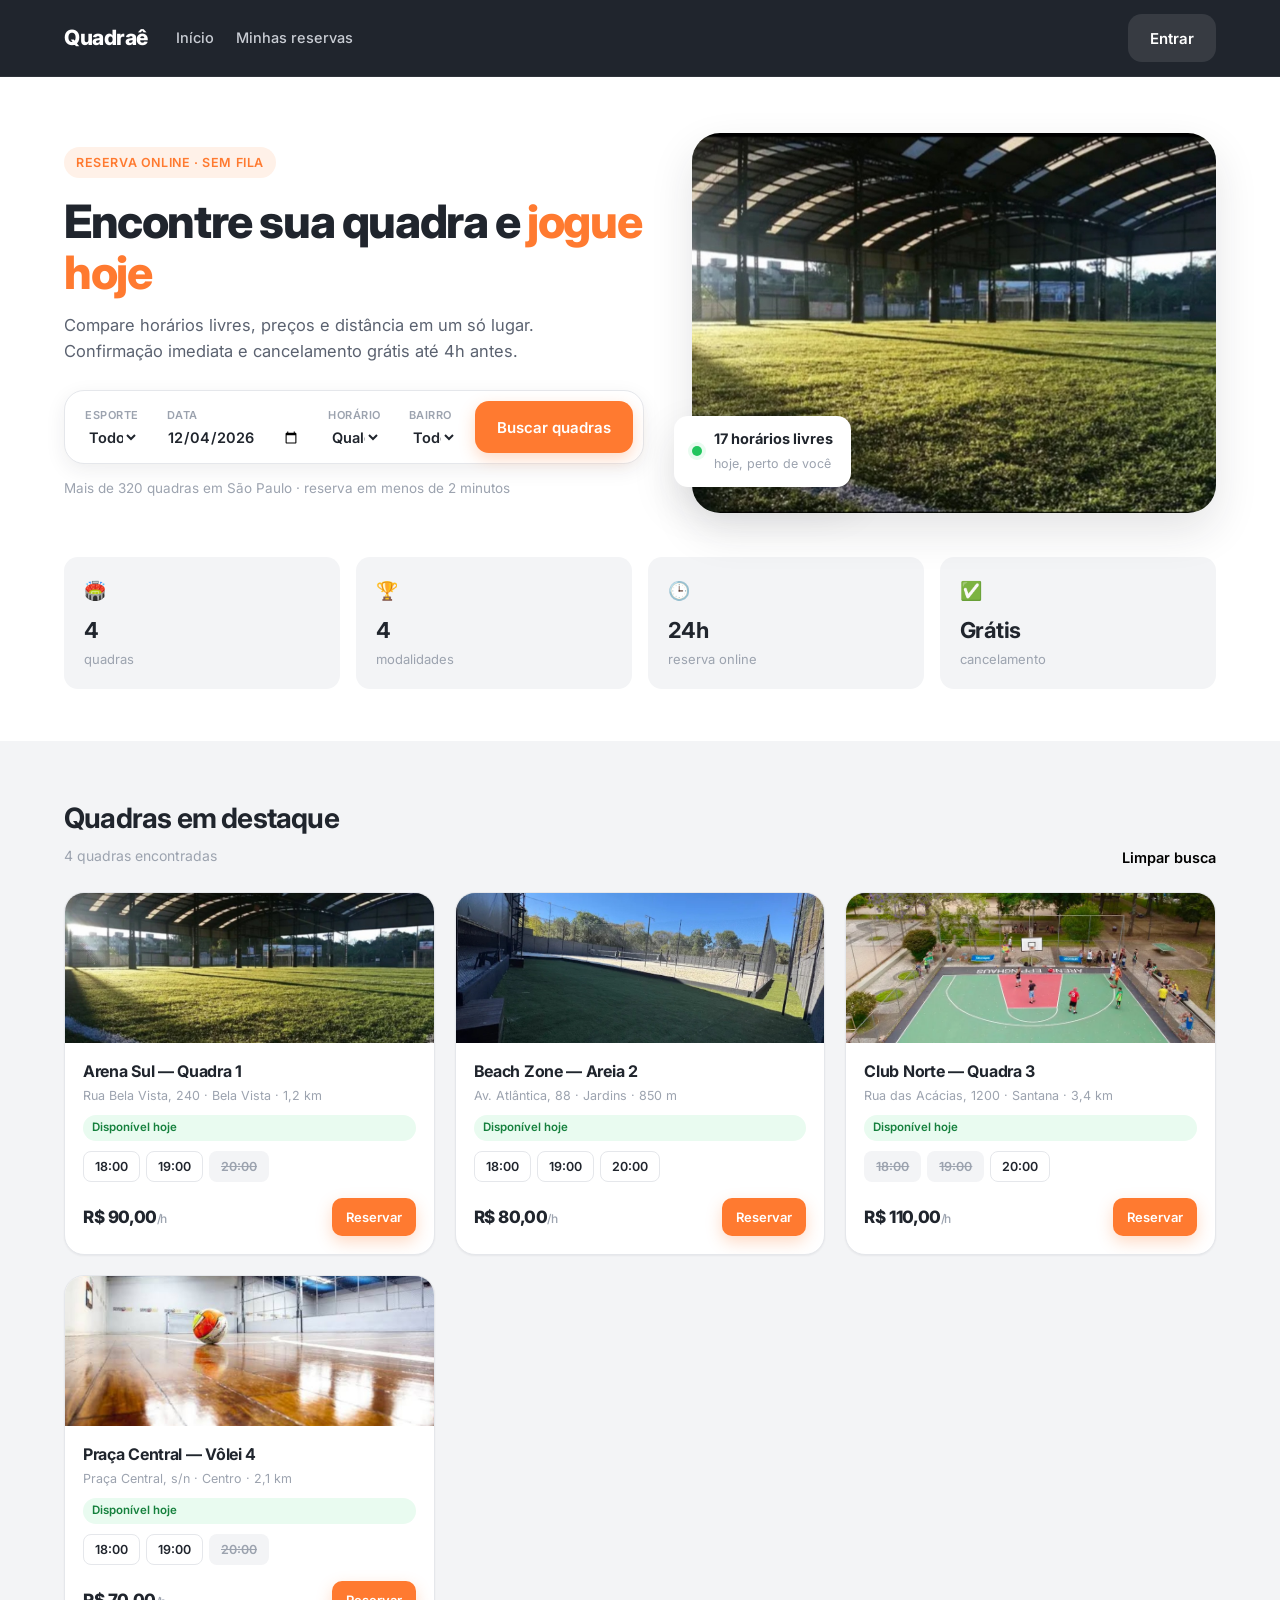
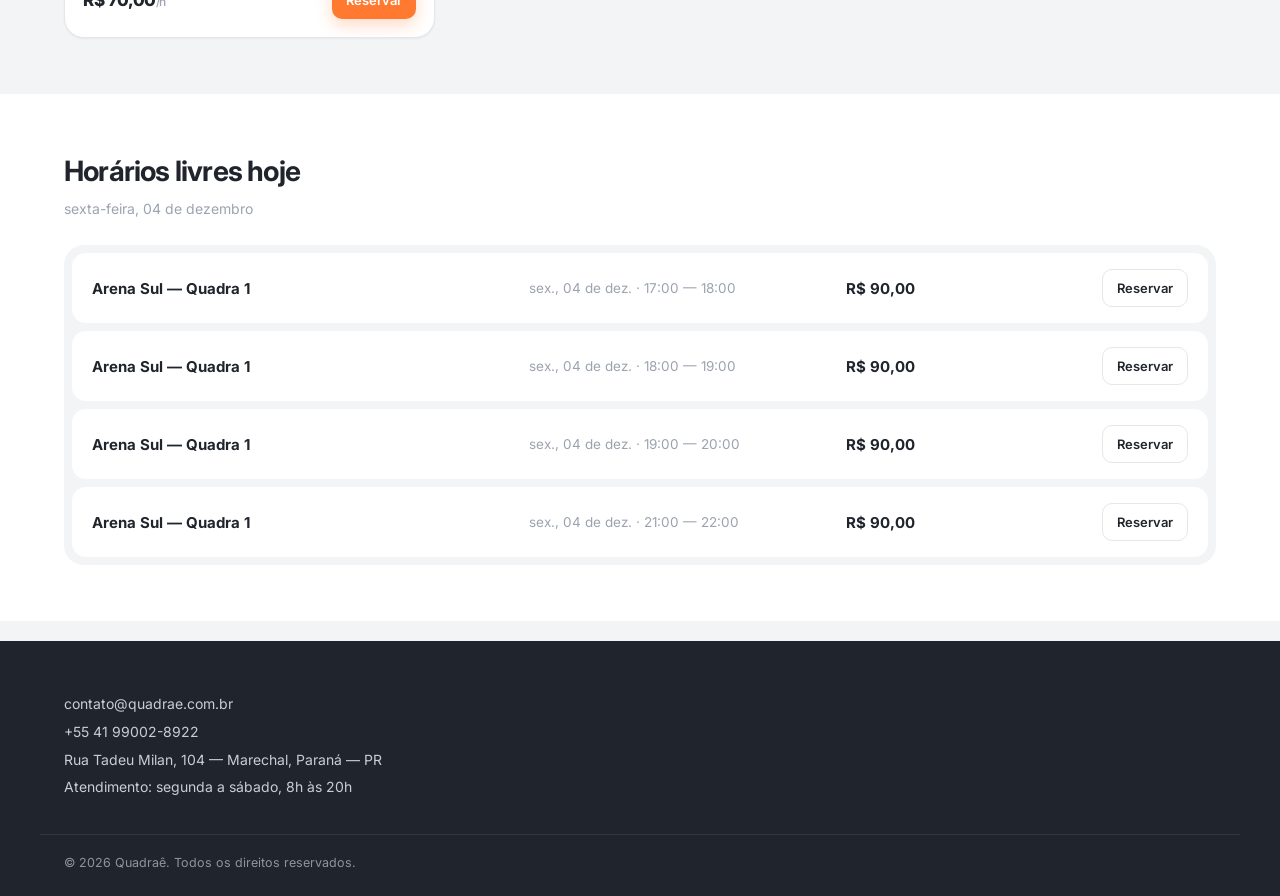
<file: index.html>
<!DOCTYPE html>
<html lang="pt-BR">
<head>
<meta charset="UTF-8">
<meta name="viewport" content="width=device-width, initial-scale=1">
<title>Quadraê — Encontre sua quadra e jogue hoje</title>
<link rel="preconnect" href="https://fonts.googleapis.com">
<link rel="preconnect" href="https://fonts.gstatic.com" crossorigin>
<link href="https://fonts.googleapis.com/css2?family=Inter:wght@400;500;600;700;800&display=swap" rel="stylesheet">
<link rel="stylesheet" href="css/style.css">
</head>
<body data-page="home">

<header class="site-header">
  <div class="container header-inner">
    <a href="index.html" class="logo">
      <span class="logo-text">Quadraê</span>
    </a>
    <nav class="main-nav" id="mainNav">
      <a href="index.html">Início</a>
      <a href="reservas.html">Minhas reservas</a>
    </nav>
    <div class="header-actions" id="headerActions"></div>
  </div>
</header>

<main>
  <section class="hero">
    <div class="container hero-grid">
      <div class="hero-copy">
        <span class="eyebrow">Reserva online · sem fila</span>
        <h1>Encontre sua quadra e <em>jogue hoje</em></h1>
        <p class="hero-sub">Compare horários livres, preços e distância em um só lugar. Confirmação imediata e cancelamento grátis até 4h antes.</p>

        <form class="search-bar" id="searchForm" novalidate>
          <div class="field">
            <label for="f-esporte">Esporte</label>
            <select id="f-esporte">
              <option value="">Todos</option>
              <option>Futebol society</option>
              <option>Beach tennis</option>
              <option>Tênis</option>
              <option>Vôlei</option>
            </select>
          </div>
          <div class="field">
            <label for="f-data">Data</label>
            <input type="date" id="f-data">
          </div>
          <div class="field">
            <label for="f-hora">Horário</label>
            <select id="f-hora">
              <option value="">Qualquer</option>
              <option>17:00</option>
              <option>18:00</option>
              <option>19:00</option>
              <option>20:00</option>
              <option>21:00</option>
              <option>22:00</option>
            </select>
          </div>
          <div class="field">
            <label for="f-local">Bairro</label>
            <select id="f-local"></select>
          </div>
          <button class="btn btn-primary" type="submit">Buscar quadras</button>
        </form>

        <p class="hero-note">Mais de 320 quadras em São Paulo · reserva em menos de 2 minutos</p>
      </div>

      <div class="hero-media">
        <div class="photo photo-hero" role="img" aria-label="Quadra de gramado sintético iluminada ao anoitecer"></div>
        <div class="hero-badge">
          <span class="dot-live"></span>
          <div>
            <strong id="heroFreeCount">0 horários livres</strong>
            <small>hoje, perto de você</small>
          </div>
        </div>
      </div>
    </div>
  </section>

  <section class="stats">
    <div class="container stats-grid">
      <article class="stat-card"><span class="stat-icon">🏟️</span><strong id="statCourts">0</strong><span>quadras</span></article>
      <article class="stat-card"><span class="stat-icon">🏆</span><strong id="statSports">0</strong><span>modalidades</span></article>
      <article class="stat-card"><span class="stat-icon">🕒</span><strong>24h</strong><span>reserva online</span></article>
      <article class="stat-card"><span class="stat-icon">✅</span><strong>Grátis</strong><span>cancelamento</span></article>
    </div>
  </section>

  <section class="section" id="quadras">
    <div class="container">
      <div class="section-head">
        <div>
          <h2>Quadras em destaque</h2>
          <p class="section-sub" id="resultsLabel">Horários atualizados em tempo real</p>
        </div>
        <button class="link-arrow" id="btnLimparBusca" type="button">Limpar busca</button>
      </div>

      <div class="court-grid" id="courtGrid"></div>

      <div class="empty-state" id="emptyCourts" hidden>
        <p><strong>Nenhuma quadra encontrada.</strong></p>
        <p class="muted">Tente outro esporte, horário ou bairro.</p>
        <button class="btn btn-outline" id="btnResetEmpty" type="button">Limpar filtros</button>
      </div>
    </div>
  </section>

  <section class="section section-alt" id="agenda">
    <div class="container">
      <div class="section-head">
        <div>
          <h2>Horários livres hoje</h2>
          <p class="section-sub" id="todayLabel">Hoje</p>
        </div>
      </div>
      <div class="slots-card" id="slotsCard"></div>
    </div>
  </section>
</main>

<footer class="site-footer">
  <div class="container footer-contact">
    <p>contato@quadrae.com.br</p>
    <p>+55 41 99002-8922</p>
    <p>Rua Tadeu Milan, 104 — Marechal, Paraná — PR</p>
    <p>Atendimento: segunda a sábado, 8h às 20h</p>
  </div>
  <div class="container footer-bottom">
    <span>© 2026 Quadraê. Todos os direitos reservados.</span>
  </div>
</footer>

<div class="modal" id="modal-auth" aria-hidden="true">
  <div class="modal-card">
    <button class="modal-close" data-close aria-label="Fechar">×</button>
    <div class="auth-tabs">
      <button class="auth-tab is-active" data-auth-tab="login" type="button">Entrar</button>
      <button class="auth-tab" data-auth-tab="signup" type="button">Criar conta</button>
    </div>

    <form id="formLogin" class="auth-form">
      <label class="input-label" for="loginEmail">E-mail</label>
      <input type="email" class="input" id="loginEmail" placeholder="voce@email.com" required>
      <label class="input-label" for="loginSenha">Senha</label>
      <input type="password" class="input" id="loginSenha" placeholder="••••••••" required>
      <p class="form-error" id="loginError" hidden></p>
      <button class="btn btn-primary btn-block" type="submit">Entrar</button>
    </form>

    <form id="formSignup" class="auth-form" hidden>
      <label class="input-label" for="signupNome">Nome completo</label>
      <input type="text" class="input" id="signupNome" placeholder="Seu nome" required>
      <label class="input-label" for="signupEmail">E-mail</label>
      <input type="email" class="input" id="signupEmail" placeholder="voce@email.com" required>
      <label class="input-label" for="signupTelefone">Telefone / WhatsApp</label>
      <input type="tel" class="input" id="signupTelefone" placeholder="(11) 90000-0000" required>
      <label class="input-label" for="signupSenha">Senha (mín. 6 caracteres)</label>
      <input type="password" class="input" id="signupSenha" placeholder="••••••••" required>
      <p class="form-error" id="signupError" hidden></p>
      <button class="btn btn-primary btn-block" type="submit">Criar conta</button>
    </form>
  </div>
</div>

<div class="toast" id="toast"></div>

<script src="jss/script.js"></script>
</body>
</html>
</file>
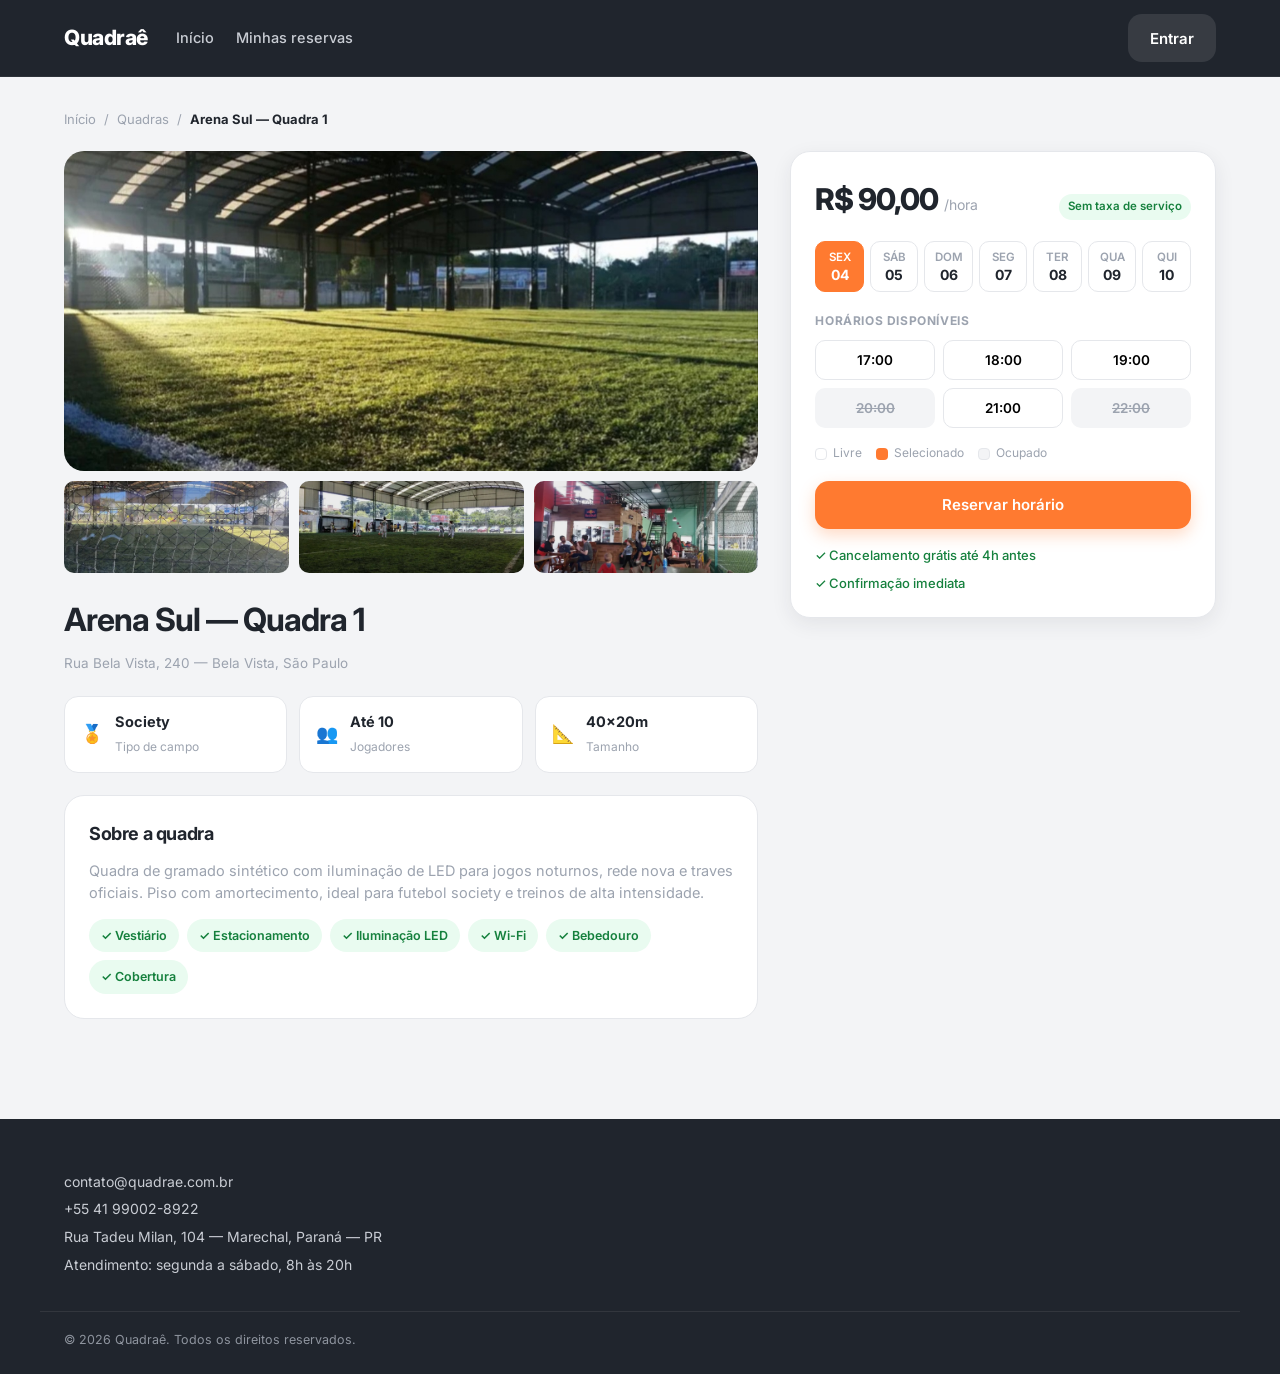
<file: index1.html>
<!DOCTYPE html>
<html lang="pt-BR">
<head>
<meta charset="UTF-8">
<meta name="viewport" content="width=device-width, initial-scale=1">
<title>Quadraê — Detalhes da quadra</title>
<link rel="preconnect" href="https://fonts.googleapis.com">
<link rel="preconnect" href="https://fonts.gstatic.com" crossorigin>
<link href="https://fonts.googleapis.com/css2?family=Inter:wght@400;500;600;700;800&display=swap" rel="stylesheet">
<link rel="stylesheet" href="css/style.css">
</head>
<body data-page="detalhe">

<header class="site-header">
  <div class="container header-inner">
    <a href="index.html" class="logo">
      <span class="logo-text">Quadraê</span>
    </a>
    <nav class="main-nav" id="mainNav">
      <a href="index.html">Início</a>
      <a href="reservas.html">Minhas reservas</a>
    </nav>
    <div class="header-actions" id="headerActions"></div>
  </div>
</header>

<main class="screen">
  <div class="container">
    <nav class="breadcrumb">
      <a href="index.html">Início</a><span>/</span>
      <a href="index.html#quadras">Quadras</a><span>/</span>
      <strong id="crumbName">Quadra</strong>
    </nav>

    <div class="detail-grid">
      <div class="detail-main">
        <div class="gallery">
          <div class="photo photo-main" role="img" aria-label="Vista principal da quadra"></div>
          <div class="gallery-thumbs">
            <div class="photo photo-thumb" role="img" aria-label="Vista lateral da quadra"></div>
            <div class="photo photo-thumb" role="img" aria-label="Vestiário"></div>
            <div class="photo photo-thumb" role="img" aria-label="Área externa"></div>
          </div>
        </div>

        <h1 class="detail-title" id="courtTitle">Carregando…</h1>
        <div class="detail-meta">
          <span class="muted" id="courtAddress">—</span>
        </div>

        <div class="info-row" id="infoRow"></div>

        <article class="card">
          <h2 class="card-title">Sobre a quadra</h2>
          <p class="muted" id="courtAbout">—</p>
          <div class="chips" id="courtChips"></div>
        </article>
      </div>

      <aside class="booking-card">
        <div class="price-block">
          <span class="price" id="courtPrice">R$ 0,00</span>
          <span class="price-unit">/hora</span>
          <span class="badge badge-ok">Sem taxa de serviço</span>
        </div>

        <div class="day-strip" id="dayStrip"></div>

        <p class="label-sm">Horários disponíveis</p>
        <div class="time-grid" id="timeGrid"></div>

        <div class="legend">
          <span><i class="sw sw-free"></i> Livre</span>
          <span><i class="sw sw-sel"></i> Selecionado</span>
          <span><i class="sw sw-busy"></i> Ocupado</span>
        </div>

        <button class="btn btn-primary btn-block" id="btnReservar" type="button">Reservar horário</button>

        <ul class="trust-list">
          <li>✓ Cancelamento grátis até 4h antes</li>
          <li>✓ Confirmação imediata</li>
        </ul>
      </aside>
    </div>
  </div>
</main>

<footer class="site-footer">
  <div class="container footer-contact">
    <p>contato@quadrae.com.br</p>
    <p>+55 41 99002-8922</p>
    <p>Rua Tadeu Milan, 104 — Marechal, Paraná — PR</p>
    <p>Atendimento: segunda a sábado, 8h às 20h</p>
  </div>
  <div class="container footer-bottom">
    <span>© 2026 Quadraê. Todos os direitos reservados.</span>
  </div>
</footer>

<div class="modal" id="modal-auth" aria-hidden="true">
  <div class="modal-card">
    <button class="modal-close" data-close aria-label="Fechar">×</button>
    <div class="auth-tabs">
      <button class="auth-tab is-active" data-auth-tab="login" type="button">Entrar</button>
      <button class="auth-tab" data-auth-tab="signup" type="button">Criar conta</button>
    </div>
    <form id="formLogin" class="auth-form">
      <label class="input-label" for="loginEmail">E-mail</label>
      <input type="email" class="input" id="loginEmail" placeholder="voce@email.com" required>
      <label class="input-label" for="loginSenha">Senha</label>
      <input type="password" class="input" id="loginSenha" placeholder="••••••••" required>
      <p class="form-error" id="loginError" hidden></p>
      <button class="btn btn-primary btn-block" type="submit">Entrar</button>
    </form>
    <form id="formSignup" class="auth-form" hidden>
      <label class="input-label" for="signupNome">Nome completo</label>
      <input type="text" class="input" id="signupNome" placeholder="Seu nome" required>
      <label class="input-label" for="signupEmail">E-mail</label>
      <input type="email" class="input" id="signupEmail" placeholder="voce@email.com" required>
      <label class="input-label" for="signupTelefone">Telefone / WhatsApp</label>
      <input type="tel" class="input" id="signupTelefone" placeholder="(11) 90000-0000" required>
      <label class="input-label" for="signupSenha">Senha (mín. 6 caracteres)</label>
      <input type="password" class="input" id="signupSenha" placeholder="••••••••" required>
      <p class="form-error" id="signupError" hidden></p>
      <button class="btn btn-primary btn-block" type="submit">Criar conta</button>
    </form>
  </div>
</div>

<div class="toast" id="toast"></div>

<script src="jss/script.js"></script>
</body>
</html>
</file>
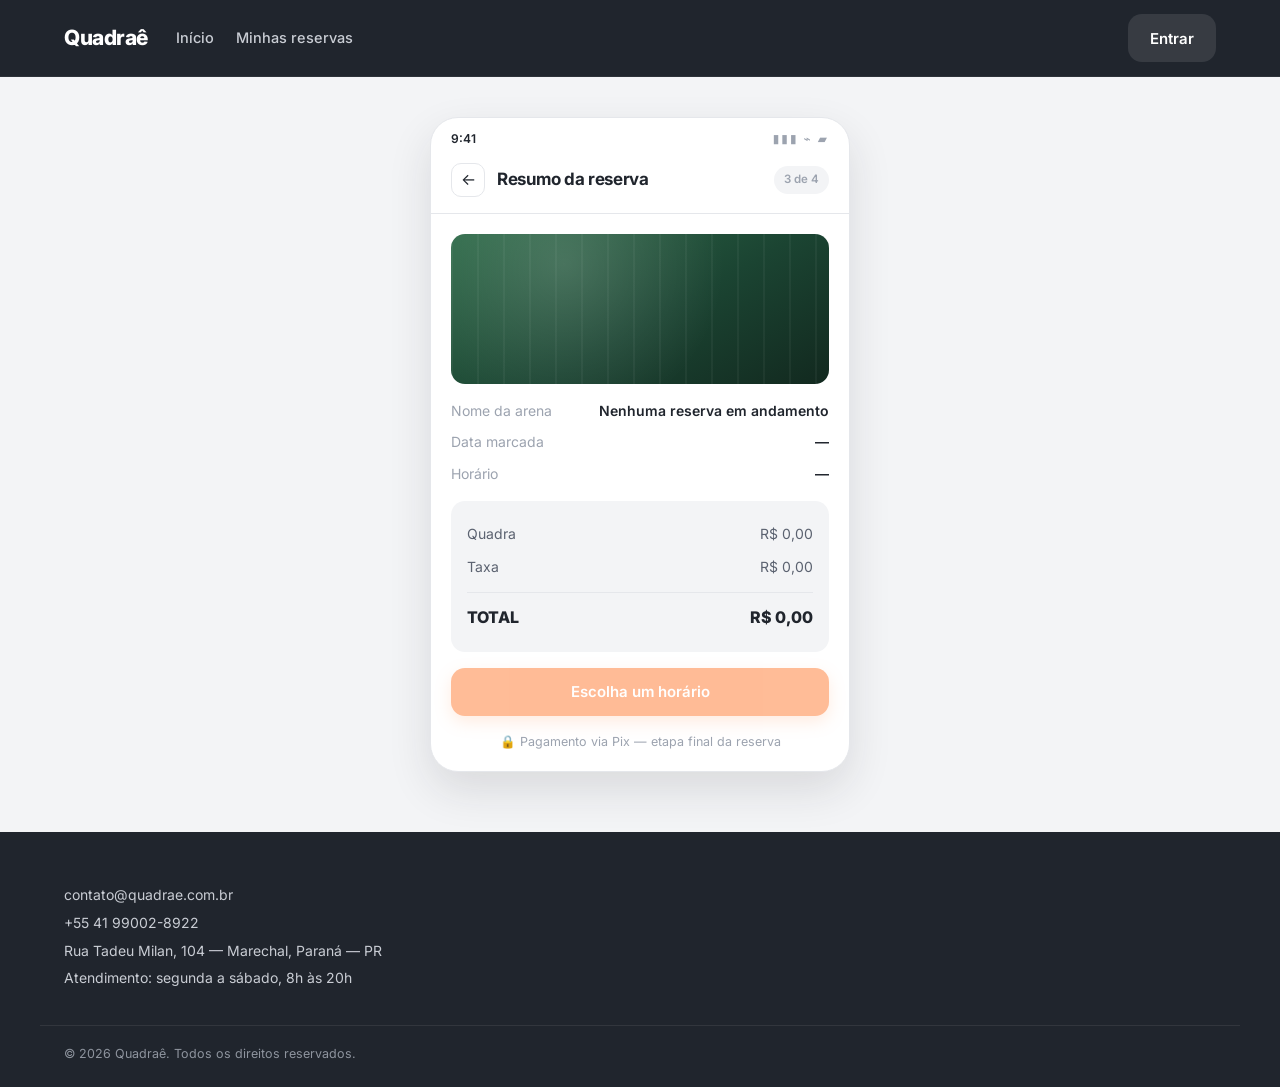
<file: index2.html>
<!DOCTYPE html>
<html lang="pt-BR">
<head>
<meta charset="UTF-8">
<meta name="viewport" content="width=device-width, initial-scale=1">
<title>Quadraê — Resumo da reserva</title>
<link rel="preconnect" href="https://fonts.googleapis.com">
<link rel="preconnect" href="https://fonts.gstatic.com" crossorigin>
<link href="https://fonts.googleapis.com/css2?family=Inter:wght@400;500;600;700;800&display=swap" rel="stylesheet">
<link rel="stylesheet" href="css/style.css">
</head>
<body data-page="resumo">

<header class="site-header">
  <div class="container header-inner">
    <a href="index.html" class="logo">
      <span class="logo-text">Quadraê</span>
    </a>
    <nav class="main-nav" id="mainNav">
      <a href="index.html">Início</a>
      <a href="reservas.html">Minhas reservas</a>
    </nav>
    <div class="header-actions" id="headerActions"></div>
  </div>
</header>

<main class="screen-mobile">
  <div class="phone">
    <div class="phone-status">
      <span>9:41</span>
      <span class="phone-status-icons">▮▮▮ ⌁ ▰</span>
    </div>

    <div class="phone-header">
      <a href="index1.html" class="icon-btn" aria-label="Voltar">←</a>
      <h1>Resumo da reserva</h1>
      <span class="step-pill">3 de 4</span>
    </div>

    <div class="phone-body">
      <div class="photo photo-resumo" role="img" aria-label="Foto da arena"></div>

      <div class="resumo-info">
        <div class="resumo-row">
          <span class="muted">Nome da arena</span>
          <strong id="resumoArena">—</strong>
        </div>
        <div class="resumo-row">
          <span class="muted">Data marcada</span>
          <strong id="resumoData">—</strong>
        </div>
        <div class="resumo-row">
          <span class="muted">Horário</span>
          <strong id="resumoHora">—</strong>
        </div>
      </div>

      <div class="price-table">
        <div class="price-row">
          <span>Quadra</span>
          <span id="resumoPreco">R$ 0,00</span>
        </div>
        <div class="price-row">
          <span>Taxa</span>
          <span>R$ 0,00</span>
        </div>
        <div class="price-row price-total">
          <span>TOTAL</span>
          <span id="resumoTotal">R$ 0,00</span>
        </div>
      </div>

        <button class="btn btn-primary btn-block" id="btnConfirmar" type="button">
            Ir para pagamento
        </button>
        <p class="secure-note">🔒 Pagamento via Pix — etapa final da reserva</p>
    </div>
  </div>
</main>

<footer class="site-footer">
  <div class="container footer-contact">
    <p>contato@quadrae.com.br</p>
    <p>+55 41 99002-8922</p>
    <p>Rua Tadeu Milan, 104 — Marechal, Paraná — PR</p>
    <p>Atendimento: segunda a sábado, 8h às 20h</p>
  </div>
  <div class="container footer-bottom">
    <span>© 2026 Quadraê. Todos os direitos reservados.</span>
  </div>
</footer>

<div class="modal" id="modal-auth" aria-hidden="true">
  <div class="modal-card">
    <button class="modal-close" data-close aria-label="Fechar">×</button>
    <div class="auth-tabs">
      <button class="auth-tab is-active" data-auth-tab="login" type="button">Entrar</button>
      <button class="auth-tab" data-auth-tab="signup" type="button">Criar conta</button>
    </div>
    <form id="formLogin" class="auth-form">
      <label class="input-label" for="loginEmail">E-mail</label>
      <input type="email" class="input" id="loginEmail" placeholder="voce@email.com" required>
      <label class="input-label" for="loginSenha">Senha</label>
      <input type="password" class="input" id="loginSenha" placeholder="••••••••" required>
      <p class="form-error" id="loginError" hidden></p>
      <button class="btn btn-primary btn-block" type="submit">Entrar</button>
    </form>
    <form id="formSignup" class="auth-form" hidden>
      <label class="input-label" for="signupNome">Nome completo</label>
      <input type="text" class="input" id="signupNome" placeholder="Seu nome" required>
      <label class="input-label" for="signupEmail">E-mail</label>
      <input type="email" class="input" id="signupEmail" placeholder="voce@email.com" required>
      <label class="input-label" for="signupTelefone">Telefone / WhatsApp</label>
      <input type="tel" class="input" id="signupTelefone" placeholder="(11) 90000-0000" required>
      <label class="input-label" for="signupSenha">Senha (mín. 6 caracteres)</label>
      <input type="password" class="input" id="signupSenha" placeholder="••••••••" required>
      <p class="form-error" id="signupError" hidden></p>
      <button class="btn btn-primary btn-block" type="submit">Criar conta</button>
    </form>
  </div>
</div>

<div class="toast" id="toast"></div>

<script src="jss/script.js"></script>
</body>
</html>
</file>
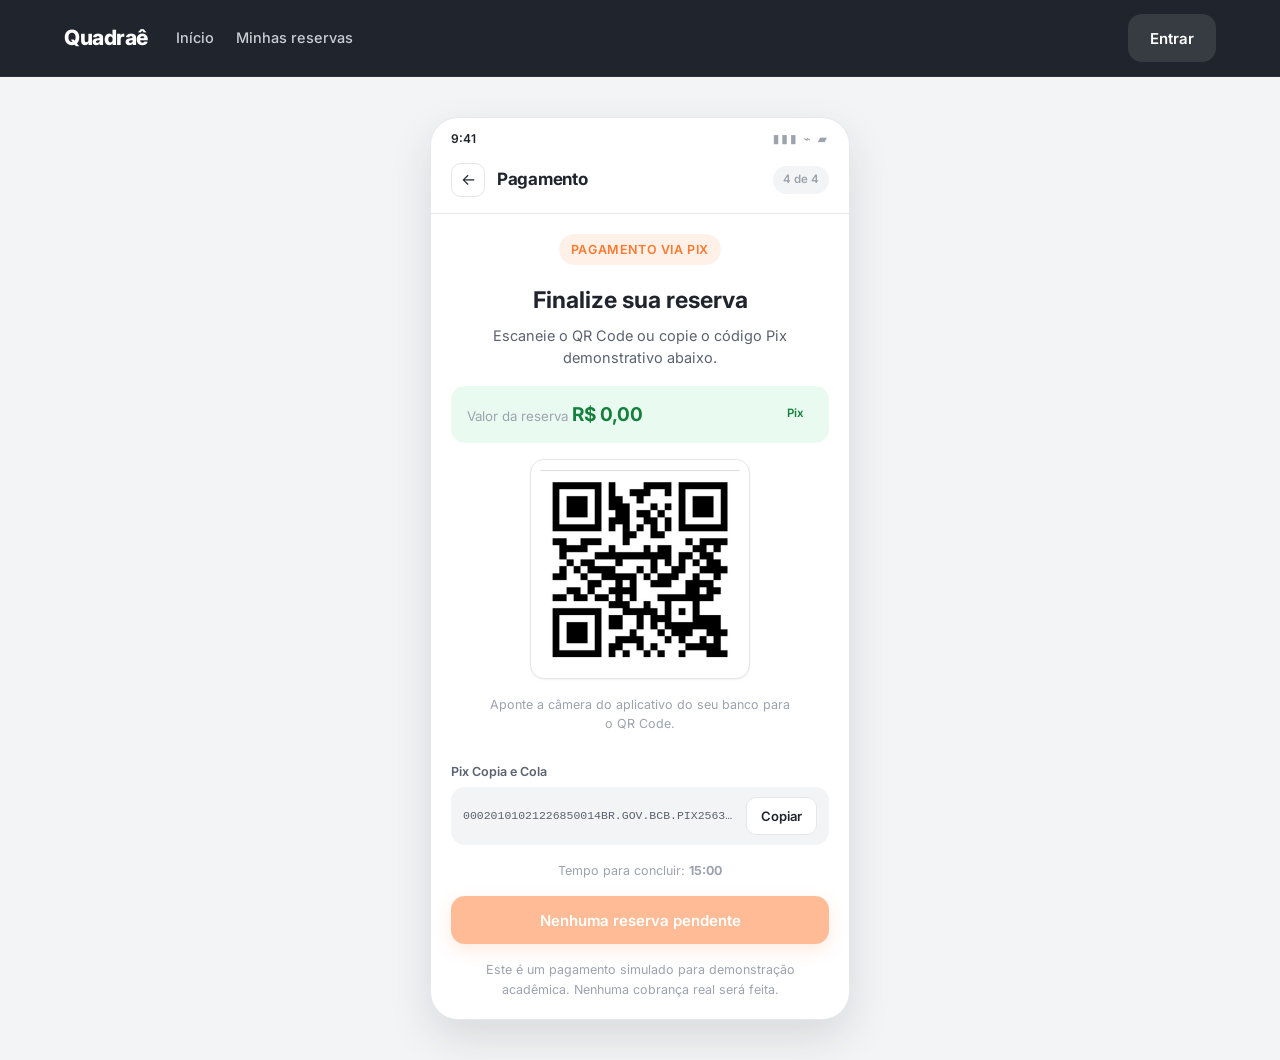
<file: index3_pagamento.html>
<!DOCTYPE html>
<html lang="pt-BR">
<head>
    <meta charset="UTF-8">
    <meta name="viewport" content="width=device-width, initial-scale=1">
    <title>Quadraê — Pagamento via Pix</title>
    <link rel="preconnect" href="https://fonts.googleapis.com">
    <link rel="preconnect" href="https://fonts.gstatic.com" crossorigin>
    <link href="https://fonts.googleapis.com/css2?family=Inter:wght@400;500;600;700;800&display=swap" rel="stylesheet">
    <link rel="stylesheet" href="css/style.css">
</head>
<body data-page="pagamento">

<header class="site-header">
    <div class="container header-inner">
        <a href="index.html" class="logo"><span class="logo-text">Quadraê</span></a>
        <nav class="main-nav" id="mainNav">
            <a href="index.html">Início</a>
            <a href="reservas.html">Minhas reservas</a>
        </nav>
        <div class="header-actions" id="headerActions"></div>
    </div>
</header>

<main class="screen-mobile">
    <section class="phone">
        <div class="phone-status">
            <span>9:41</span>
            <span class="phone-status-icons">▮▮▮ ⌁ ▰</span>
        </div>

        <div class="phone-header">
            <a href="index2.html" class="icon-btn" aria-label="Voltar">←</a>
            <h1>Pagamento</h1>
            <span class="step-pill">4 de 4</span>
        </div>

        <div class="phone-body phone-body-center">
            <div>
                <span class="eyebrow">Pagamento via Pix</span>
                <h2 style="font-size: 23px; margin-bottom: 6px;">Finalize sua reserva</h2>
                <p class="pix-instruction">Escaneie o QR Code ou copie o código Pix demonstrativo abaixo.</p>
            </div>

            <div class="pix-summary">
                <span>
                    <small class="muted">Valor da reserva</small>
                    <strong id="pixValor">R$ 0,00</strong>
                </span>
                <span class="badge badge-ok">Pix</span>
            </div>

            <div class="qr-box">
                <img src="img/qrcode.png" alt="QR Code demonstrativo para pagamento Pix" class="qr-img">
            </div>

            <p class="pix-hint">Aponte a câmera do aplicativo do seu banco para o QR Code.</p>

            <div style="width:100%; text-align:left;">
                <label class="input-label" for="pixCode">Pix Copia e Cola</label>
                <div class="pix-code">
                    <code id="pixCode">00020101021226850014BR.GOV.BCB.PIX2563pagamento-ficticio.quadrae.com/pix/RESERVA1235204000053039865802BR5920QUADRAE DEMONSTRACAO6009SAO PAULO62070503***6304ABCD</code>
                    <button class="btn btn-outline btn-sm" id="btnCopiar" type="button">Copiar</button>
                </div>
            </div>

            <p class="pix-hint">Tempo para concluir: <strong id="pixTimer">15:00</strong></p>

            <button class="btn btn-primary btn-block" id="btnSimularPix" type="button">Já realizei o pagamento</button>
            <p class="secure-note">Este é um pagamento simulado para demonstração acadêmica. Nenhuma cobrança real será feita.</p>
        </div>
    </section>
</main>

<div class="modal" id="modal-auth" aria-hidden="true">
    <div class="modal-card">
        <button class="modal-close" data-close aria-label="Fechar">×</button>
        <div class="auth-tabs">
            <button class="auth-tab is-active" data-auth-tab="login" type="button">Entrar</button>
            <button class="auth-tab" data-auth-tab="signup" type="button">Criar conta</button>
        </div>
        <form id="formLogin" class="auth-form">
            <label class="input-label" for="loginEmail">E-mail</label>
            <input type="email" class="input" id="loginEmail" placeholder="voce@email.com" required>
            <label class="input-label" for="loginSenha">Senha</label>
            <input type="password" class="input" id="loginSenha" placeholder="••••••••" required>
            <p class="form-error" id="loginError" hidden></p>
            <button class="btn btn-primary btn-block" type="submit">Entrar</button>
        </form>
        <form id="formSignup" class="auth-form" hidden>
            <label class="input-label" for="signupNome">Nome completo</label>
            <input type="text" class="input" id="signupNome" placeholder="Seu nome" required>
            <label class="input-label" for="signupEmail">E-mail</label>
            <input type="email" class="input" id="signupEmail" placeholder="voce@email.com" required>
            <label class="input-label" for="signupTelefone">Telefone / WhatsApp</label>
            <input type="tel" class="input" id="signupTelefone" placeholder="(41) 90000-0000" required>
            <label class="input-label" for="signupSenha">Senha (mín. 6 caracteres)</label>
            <input type="password" class="input" id="signupSenha" placeholder="••••••••" required>
            <p class="form-error" id="signupError" hidden></p>
            <button class="btn btn-primary btn-block" type="submit">Criar conta</button>
        </form>
    </div>
</div>

<div class="toast" id="toast"></div>
<script src="jss/script.js"></script>
</body>
</html>
</file>
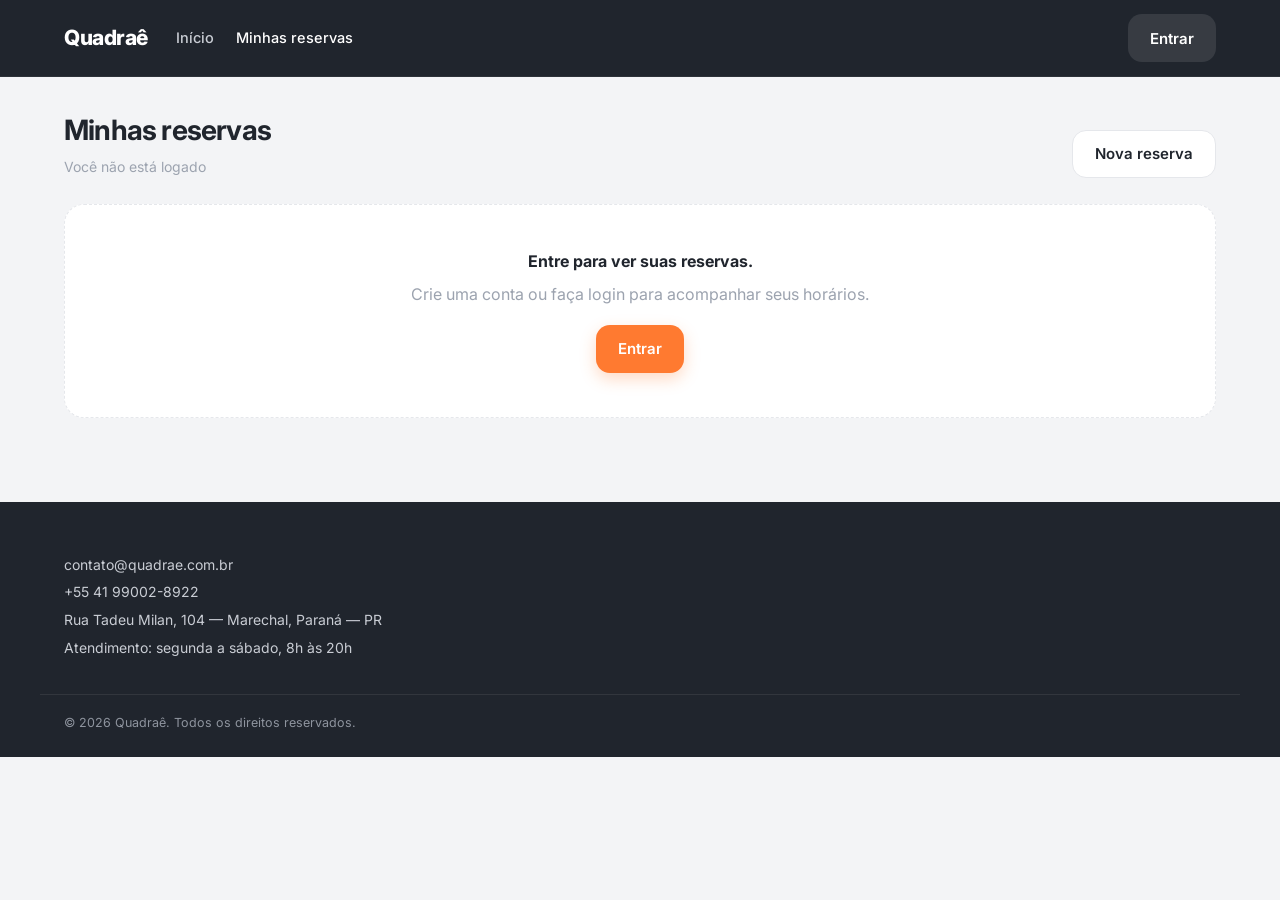
<file: reservas.html>
<!DOCTYPE html>
<html lang="pt-BR">
<head>
<meta charset="UTF-8">
<meta name="viewport" content="width=device-width, initial-scale=1">
<title>Quadraê — Minhas reservas</title>
<link rel="preconnect" href="https://fonts.googleapis.com">
<link rel="preconnect" href="https://fonts.gstatic.com" crossorigin>
<link href="https://fonts.googleapis.com/css2?family=Inter:wght@400;500;600;700;800&display=swap" rel="stylesheet">
<link rel="stylesheet" href="css/style.css">
</head>
<body data-page="reservas">

<header class="site-header">
  <div class="container header-inner">
    <a href="index.html" class="logo">
      <span class="logo-text">Quadraê</span>
    </a>
    <nav class="main-nav" id="mainNav">
      <a href="index.html">Início</a>
      <a href="reservas.html">Minhas reservas</a>
    </nav>
    <div class="header-actions" id="headerActions"></div>
  </div>
</header>

<main class="screen">
  <div class="container">
    <div class="section-head">
      <div>
        <h1 class="page-title">Minhas reservas</h1>
        <p class="section-sub" id="reservasSub">Acompanhe e gerencie seus horários</p>
      </div>
      <a href="index.html#quadras" class="btn btn-outline">Nova reserva</a>
    </div>

    <div id="reservasLista" class="reservas-lista"></div>

    <div class="empty-state" id="emptyReservas" hidden>
      <p><strong>Você ainda não tem reservas.</strong></p>
      <p class="muted">Escolha uma quadra e garanta seu horário.</p>
      <a href="index.html#quadras" class="btn btn-primary">Ver quadras</a>
    </div>
  </div>
</main>

<footer class="site-footer">
  <div class="container footer-contact">
    <p>contato@quadrae.com.br</p>
    <p>+55 41 99002-8922</p>
    <p>Rua Tadeu Milan, 104 — Marechal, Paraná — PR</p>
    <p>Atendimento: segunda a sábado, 8h às 20h</p>
  </div>
  <div class="container footer-bottom">
    <span>© 2026 Quadraê. Todos os direitos reservados.</span>
  </div>
</footer>

<div class="modal" id="modal-auth" aria-hidden="true">
  <div class="modal-card">
    <button class="modal-close" data-close aria-label="Fechar">×</button>
    <div class="auth-tabs">
      <button class="auth-tab is-active" data-auth-tab="login" type="button">Entrar</button>
      <button class="auth-tab" data-auth-tab="signup" type="button">Criar conta</button>
    </div>
    <form id="formLogin" class="auth-form">
      <label class="input-label" for="loginEmail">E-mail</label>
      <input type="email" class="input" id="loginEmail" placeholder="voce@email.com" required>
      <label class="input-label" for="loginSenha">Senha</label>
      <input type="password" class="input" id="loginSenha" placeholder="••••••••" required>
      <p class="form-error" id="loginError" hidden></p>
      <button class="btn btn-primary btn-block" type="submit">Entrar</button>
    </form>
    <form id="formSignup" class="auth-form" hidden>
      <label class="input-label" for="signupNome">Nome completo</label>
      <input type="text" class="input" id="signupNome" placeholder="Seu nome" required>
      <label class="input-label" for="signupEmail">E-mail</label>
      <input type="email" class="input" id="signupEmail" placeholder="voce@email.com" required>
      <label class="input-label" for="signupTelefone">Telefone / WhatsApp</label>
      <input type="tel" class="input" id="signupTelefone" placeholder="(11) 90000-0000" required>
      <label class="input-label" for="signupSenha">Senha (mín. 6 caracteres)</label>
      <input type="password" class="input" id="signupSenha" placeholder="••••••••" required>
      <p class="form-error" id="signupError" hidden></p>
      <button class="btn btn-primary btn-block" type="submit">Criar conta</button>
    </form>
  </div>
</div>

<div class="toast" id="toast"></div>

<script src="jss/script.js"></script>
</body>
</html>
</file>
<file: css/style.css>
:root{
    --grafite:#20252D;
    --laranja:#FF7A30;
    --laranja-600:#F06A1F;
    --laranja-soft:#FFF1E8;
    --branco:#FFFFFF;
    --cinza-fundo:#F3F4F6;
    --cinza-medio:#9CA3AF;
    --cinza-linha:#E5E7EB;
    --verde:#22C55E;
    --verde-soft:#E9FBF0;
    --vermelho:#DC2626;
    --vermelho-soft:#FEF2F2;
    --r-sm:10px; --r-md:14px; --r-lg:20px; --r-xl:28px;
    --shadow-sm:0 1px 2px rgba(32,37,45,.06);
    --shadow-md:0 6px 20px rgba(32,37,45,.08);
    --shadow-lg:0 18px 44px rgba(32,37,45,.12);
    --max:1200px;
  }
  *{box-sizing:border-box;margin:0;padding:0}
  html{scroll-behavior:smooth}
  body{font-family:'Inter',system-ui,-apple-system,sans-serif;background:var(--cinza-fundo);color:var(--grafite);line-height:1.55;-webkit-font-smoothing:antialiased}
  img{max-width:100%;display:block}
  a{color:inherit;text-decoration:none}
  button{font-family:inherit;cursor:pointer;border:0;background:none}
  .container{width:100%;max-width:var(--max);margin:0 auto;padding:0 24px}
  .muted{color:var(--cinza-medio)}
  [hidden]{display:none !important}
  
  .btn{display:inline-flex;align-items:center;justify-content:center;gap:8px;height:48px;padding:0 22px;border-radius:var(--r-md);font-weight:600;font-size:15px;transition:.18s ease;white-space:nowrap}
  .btn-primary{background:var(--laranja);color:#fff;box-shadow:0 6px 16px rgba(255,122,48,.28)}
  .btn-primary:hover{background:var(--laranja-600);transform:translateY(-1px)}
  .btn-outline{border:1.5px solid var(--cinza-linha);background:#fff;color:var(--grafite)}
  .btn-outline:hover{border-color:var(--grafite)}
  .btn-ghost{color:#fff;background:rgba(255,255,255,.10)}
  .btn-ghost:hover{background:rgba(255,255,255,.18)}
  .btn-danger{background:var(--vermelho-soft);color:var(--vermelho);border:1.5px solid #FECACA}
  .btn-danger:hover{background:#FEE2E2}
  .btn-block{width:100%}
  .btn-sm{height:38px;padding:0 14px;font-size:13px;border-radius:var(--r-sm)}
  .btn:disabled{opacity:.5;cursor:not-allowed;transform:none}
  
  .site-header{position:sticky;top:0;z-index:50;background:var(--grafite);border-bottom:1px solid rgba(255,255,255,.06)}
  .header-inner{display:flex;align-items:center;gap:28px;height:76px}
  .logo{display:inline-flex;align-items:center;color:#fff;text-decoration:none;transition:.18s}
  .logo:hover{transform:translateY(-1px)}
  .logo-text{font-size:21px;font-weight:800;letter-spacing:-.5px}
  .main-nav{display:flex;gap:22px}
  .main-nav a{color:#C9CDD4;font-size:14.5px;font-weight:500;transition:.15s}
  .main-nav a:hover,.main-nav a.is-active{color:#fff}
  .header-actions{margin-left:auto;display:flex;align-items:center;gap:10px}
  .user-chip{display:flex;align-items:center;gap:10px;background:rgba(255,255,255,.08);border-radius:999px;padding:5px 14px 5px 5px;color:#fff;font-size:13.5px;font-weight:600}
  .avatar{width:32px;height:32px;border-radius:50%;background:var(--laranja);color:#fff;font-weight:700;font-size:14px;display:grid;place-items:center}
  
  .hero{background:#fff;padding:56px 0 44px}
  .hero-grid{display:grid;grid-template-columns:1.05fr .95fr;gap:48px;align-items:center}
  .eyebrow{display:inline-block;font-size:12.5px;font-weight:600;letter-spacing:.6px;text-transform:uppercase;color:var(--laranja);background:var(--laranja-soft);padding:6px 12px;border-radius:999px;margin-bottom:18px}
  .hero h1{font-size:46px;line-height:1.1;letter-spacing:-1.4px;font-weight:800}
  .hero h1 em{font-style:normal;color:var(--laranja)}
  .hero-sub{margin-top:16px;font-size:16.5px;color:#5B6270;max-width:520px}
  .hero-note{margin-top:14px;font-size:13.5px;color:var(--cinza-medio)}
  
  .search-bar{margin-top:26px;display:grid;grid-template-columns:1.1fr .9fr .8fr 1.1fr auto;gap:8px;align-items:end;background:#fff;border:1px solid var(--cinza-linha);border-radius:var(--r-lg);padding:10px;box-shadow:var(--shadow-md)}
  .field{display:flex;flex-direction:column;gap:4px;padding:6px 10px;border-radius:var(--r-sm)}
  .field:focus-within{background:var(--cinza-fundo)}
  .field label{font-size:11px;font-weight:600;text-transform:uppercase;letter-spacing:.5px;color:var(--cinza-medio)}
  .field input,.field select{border:0;background:transparent;font-family:inherit;font-size:14.5px;font-weight:600;color:var(--grafite);outline:none;width:100%}
  .search-bar .btn{height:52px}
  
  .hero-media{position:relative}
  .photo{background:radial-gradient(circle at 30% 20%, rgba(255,255,255,.16), transparent 55%),repeating-linear-gradient(90deg, rgba(255,255,255,.045) 0 2px, transparent 2px 26px),linear-gradient(150deg,#2F6B4A,#1B4432 55%,#12291F);border-radius:var(--r-lg)}
  .photo-hero{height:380px;border-radius:var(--r-xl);box-shadow:var(--shadow-lg);background-image:url("../img/fut/ftu4.jpg");background-size:cover;background-position:center}
  .hero-badge{position:absolute;left:-18px;bottom:26px;display:flex;align-items:center;gap:12px;background:#fff;border-radius:var(--r-md);padding:12px 18px;box-shadow:var(--shadow-lg)}
  .hero-badge strong{display:block;font-size:14.5px}
  .hero-badge small{color:var(--cinza-medio);font-size:12.5px}
  .dot-live{width:10px;height:10px;border-radius:50%;background:var(--verde);box-shadow:0 0 0 4px var(--verde-soft)}
  
  .stats{background:#fff;padding-bottom:52px}
  .stats-grid{display:grid;grid-template-columns:repeat(4,1fr);gap:16px}
  .stat-card{background:var(--cinza-fundo);border-radius:var(--r-md);padding:20px;display:flex;flex-direction:column;gap:2px}
  .stat-icon{font-size:18px;margin-bottom:6px}
  .stat-card strong{font-size:22px;letter-spacing:-.6px}
  .stat-card span:last-child{font-size:13px;color:var(--cinza-medio)}
  
  .section{padding:56px 0}
  .section-alt{background:#fff}
  .section-head{display:flex;align-items:flex-end;justify-content:space-between;gap:20px;margin-bottom:26px}
  .section-head h2,.page-title{font-size:28px;letter-spacing:-.8px}
  .section-sub{color:var(--cinza-medio);font-size:14px;margin-top:4px}
  .link-arrow{font-weight:600;font-size:14.5px;transition:.15s}
  .link-arrow:hover{color:var(--laranja)}
  
  .court-grid{display:grid;grid-template-columns:repeat(3,1fr);gap:20px}
  .court-card{background:#fff;border-radius:var(--r-lg);overflow:hidden;border:1px solid var(--cinza-linha);box-shadow:var(--shadow-sm);display:flex;flex-direction:column;transition:.2s ease}
  .court-card:hover{transform:translateY(-3px);box-shadow:var(--shadow-md)}
  .court-photo{height:150px;border-radius:0;background-size:cover;background-position:center;background-repeat:no-repeat}
  .court-body{padding:16px 18px 18px;display:flex;flex-direction:column;gap:10px;flex:1}
  .court-top{display:flex;justify-content:space-between;align-items:flex-start;gap:10px}
  .court-name{font-size:16px;font-weight:700;letter-spacing:-.3px}
  .court-addr{font-size:12.5px;color:var(--cinza-medio);margin-top:2px}
  .badge{font-size:11.5px;font-weight:600;padding:4px 9px;border-radius:999px}
  .badge-ok{background:var(--verde-soft);color:#15803D}
  .badge-off{background:var(--cinza-fundo);color:var(--cinza-medio)}
  
  .time-chips{display:flex;gap:6px;flex-wrap:wrap}
  .time-chip{font-size:12.5px;font-weight:600;padding:7px 11px;border-radius:8px;border:1.5px solid var(--cinza-linha);color:var(--grafite);background:#fff;transition:.15s}
  .time-chip:hover:not(:disabled){border-color:var(--laranja);color:var(--laranja)}
  .time-chip.is-selected{background:var(--laranja);border-color:var(--laranja);color:#fff}
  .time-chip.is-busy{color:var(--cinza-medio);text-decoration:line-through;background:var(--cinza-fundo);cursor:not-allowed;border-color:transparent}
  
  .court-foot{display:flex;align-items:center;justify-content:space-between;margin-top:auto;padding-top:6px}
  .court-price{font-size:17px;font-weight:800;letter-spacing:-.4px}
  .court-price small{font-size:12px;font-weight:500;color:var(--cinza-medio)}
  
  .slots-card{background:var(--cinza-fundo);border-radius:var(--r-lg);padding:8px}
  .slot-row{display:grid;grid-template-columns:1.4fr 1fr .8fr auto;gap:16px;align-items:center;background:#fff;border-radius:var(--r-md);padding:16px 20px;margin-bottom:8px}
  .slot-row:last-child{margin-bottom:0}
  .slot-court{font-weight:700;font-size:15px}
  .slot-when{font-size:13.5px;color:var(--cinza-medio)}
  .slot-price{font-weight:700;font-size:15px}
  
  .empty-state{background:#fff;border:1.5px dashed var(--cinza-linha);border-radius:var(--r-lg);padding:44px 24px;text-align:center;display:flex;flex-direction:column;gap:8px;align-items:center}
  .empty-state .btn{margin-top:10px}
  
  .screen{padding:32px 0 64px}
  .breadcrumb{display:flex;gap:8px;align-items:center;font-size:13px;color:var(--cinza-medio);margin-bottom:22px}
  .breadcrumb strong{color:var(--grafite)}
  .detail-grid{display:grid;grid-template-columns:1.55fr .95fr;gap:32px;align-items:start}
  
  .gallery{display:grid;gap:10px}
  .photo-main{height:320px;border-radius:var(--r-lg);background-size:cover;background-position:center;background-repeat:no-repeat}
  .gallery-thumbs{display:grid;grid-template-columns:repeat(3,1fr);gap:10px}
  .photo-thumb{height:92px;border-radius:var(--r-sm);filter:brightness(.92);background-size:cover;background-position:center;background-repeat:no-repeat}
  
  .detail-title{font-size:32px;letter-spacing:-1px;margin:22px 0 8px}
  .detail-meta{display:flex;gap:14px;align-items:center;flex-wrap:wrap;font-size:13.5px}
  
  .info-row{display:grid;grid-template-columns:repeat(3,1fr);gap:12px;margin:22px 0}
  .info-card{background:#fff;border:1px solid var(--cinza-linha);border-radius:var(--r-md);padding:14px 16px;display:flex;align-items:center;gap:12px}
  .info-icon{font-size:18px}
  .info-card strong{display:block;font-size:14.5px}
  .info-card small{color:var(--cinza-medio);font-size:12px}
  
  .card{background:#fff;border:1px solid var(--cinza-linha);border-radius:var(--r-lg);padding:24px;margin-bottom:16px}
  .card-title{font-size:18px;letter-spacing:-.4px;margin-bottom:12px}
  .card p{margin-bottom:10px;font-size:14.5px}
  .chips{display:flex;flex-wrap:wrap;gap:8px;margin-top:14px}
  .chip{font-size:12.5px;font-weight:600;padding:7px 12px;border-radius:999px;background:var(--cinza-fundo);color:#5B6270}
  .chip-ok{background:var(--verde-soft);color:#15803D}
  
  .booking-card{position:sticky;top:96px;background:#fff;border:1px solid var(--cinza-linha);border-radius:var(--r-lg);padding:24px;box-shadow:var(--shadow-md)}
  .price-block{display:flex;align-items:baseline;gap:6px;flex-wrap:wrap;margin-bottom:18px}
  .price{font-size:30px;font-weight:800;letter-spacing:-1px}
  .price-unit{color:var(--cinza-medio);font-size:14px}
  .price-block .badge{margin-left:auto}
  
  .day-strip{display:grid;grid-template-columns:repeat(7,1fr);gap:6px;margin-bottom:20px}
  .day{border:1.5px solid var(--cinza-linha);border-radius:10px;padding:8px 0;text-align:center;font-size:11.5px;font-weight:600;color:var(--cinza-medio);transition:.15s;background:#fff}
  .day strong{display:block;font-size:14px;color:var(--grafite);margin-top:2px}
  .day:hover{border-color:var(--laranja)}
  .day.is-active{background:var(--laranja);border-color:var(--laranja);color:#fff}
  .day.is-active strong{color:#fff}
  
  .label-sm{font-size:12px;font-weight:700;text-transform:uppercase;letter-spacing:.6px;color:var(--cinza-medio);margin-bottom:10px}
  .time-grid{display:grid;grid-template-columns:repeat(3,1fr);gap:8px}
  .slot{border:1.5px solid var(--cinza-linha);border-radius:10px;padding:11px 0;font-size:13.5px;font-weight:600;text-align:center;background:#fff;transition:.15s}
  .slot:hover:not(:disabled){border-color:var(--laranja);color:var(--laranja)}
  .slot.is-selected{background:var(--laranja);border-color:var(--laranja);color:#fff}
  .slot.is-busy{background:var(--cinza-fundo);color:var(--cinza-medio);text-decoration:line-through;border-color:transparent;cursor:not-allowed}
  
  .legend{display:flex;gap:14px;margin:16px 0 18px;font-size:12px;color:var(--cinza-medio)}
  .legend span{display:inline-flex;align-items:center;gap:6px}
  .sw{width:12px;height:12px;border-radius:4px;display:inline-block}
  .sw-free{background:#fff;border:1.5px solid var(--cinza-linha)}
  .sw-sel{background:var(--laranja)}
  .sw-busy{background:var(--cinza-fundo);border:1.5px solid var(--cinza-linha)}
  
  .trust-list{list-style:none;margin-top:16px;display:grid;gap:8px}
  .trust-list li{font-size:13px;color:#15803D;font-weight:500}
  
  .screen-mobile{display:flex;justify-content:center;padding:40px 16px}
  .phone{width:100%;max-width:420px;background:#fff;border-radius:var(--r-xl);border:1px solid var(--cinza-linha);box-shadow:var(--shadow-lg);overflow:hidden}
  .phone-status{display:flex;justify-content:space-between;align-items:center;padding:12px 20px 4px;font-size:12px;font-weight:600}
  .phone-status-icons{letter-spacing:2px;color:var(--cinza-medio)}
  .phone-header{display:flex;align-items:center;gap:12px;padding:10px 20px 16px;border-bottom:1px solid var(--cinza-linha)}
  .phone-header h1{font-size:17px;letter-spacing:-.3px;flex:1}
  .icon-btn{width:34px;height:34px;border-radius:10px;border:1px solid var(--cinza-linha);display:grid;place-items:center;font-size:16px;color:var(--grafite)}
  .step-pill{font-size:11.5px;font-weight:600;color:var(--cinza-medio);background:var(--cinza-fundo);padding:5px 10px;border-radius:999px}
  .phone-body{padding:20px;display:flex;flex-direction:column;gap:16px}
  .phone-body-center{align-items:center;text-align:center}
  
  .photo-resumo{height:150px;border-radius:var(--r-md);background-size:cover;background-position:center;background-repeat:no-repeat;object-fit:cover}
  .resumo-info{display:grid;gap:10px}
  .resumo-row{display:flex;justify-content:space-between;align-items:center;font-size:14px;gap:12px}
  .resumo-row strong{font-weight:600;text-align:right}
  
  .price-table{background:var(--cinza-fundo);border-radius:var(--r-md);padding:16px}
  .price-row{display:flex;justify-content:space-between;font-size:14px;padding:6px 0;color:#5B6270}
  .price-total{border-top:1px solid var(--cinza-linha);margin-top:8px;padding-top:12px;font-weight:800;font-size:16px;color:var(--grafite)}
  .secure-note{text-align:center;font-size:12.5px;color:var(--cinza-medio)}
  
  .pix-instruction{font-size:14.5px;color:#5B6270;max-width:300px}
  .qr-box{width:220px;height:220px;border-radius:var(--r-md);border:1px solid var(--cinza-linha);padding:10px;background:#fff;box-shadow:var(--shadow-sm);display:grid;place-items:center}
  .qr-img{width:100%;height:100%;object-fit:contain;display:block}
  .pix-code{width:100%;display:flex;gap:8px;align-items:center;background:var(--cinza-fundo);border-radius:var(--r-md);padding:10px 12px}
  .pix-code code{font-family:ui-monospace,SFMono-Regular,Menlo,monospace;font-size:11.5px;color:#5B6270;overflow:hidden;text-overflow:ellipsis;white-space:nowrap;flex:1}
  .pix-summary{width:100%;display:flex;justify-content:space-between;align-items:center;background:var(--verde-soft);border-radius:var(--r-md);padding:14px 16px}
  .pix-summary strong{font-size:19px;color:#15803D}
  .pix-hint{font-size:12.5px;color:var(--cinza-medio);max-width:300px}
  
  .reservas-lista{display:grid;gap:14px}
  .reserva-card{background:#fff;border:1px solid var(--cinza-linha);border-radius:var(--r-lg);padding:20px;display:grid;grid-template-columns:1fr auto;gap:16px;align-items:center;box-shadow:var(--shadow-sm)}
  .reserva-info strong{font-size:16px;display:block}
  .reserva-meta{font-size:13.5px;color:var(--cinza-medio);margin-top:4px}
  .reserva-actions{display:flex;gap:8px;align-items:center;flex-wrap:wrap;justify-content:flex-end}
  
  .site-footer{background:var(--grafite);color:#C9CDD4;padding:52px 0 24px;margin-top:20px}
  .footer-contact{display:flex;flex-direction:column;gap:6px;font-size:14px}
  .footer-bottom{border-top:1px solid rgba(255,255,255,.08);margin-top:36px;padding-top:18px;font-size:12.5px;color:#8E949E}
  
  .modal{position:fixed;inset:0;z-index:100;display:none;align-items:center;justify-content:center;padding:20px;background:rgba(32,37,45,.55);backdrop-filter:blur(3px)}
  .modal.is-open{display:flex}
  .modal-card{position:relative;background:#fff;border-radius:var(--r-lg);padding:28px;width:100%;max-width:400px;box-shadow:var(--shadow-lg);max-height:90vh;overflow-y:auto}
  .modal-close{position:absolute;top:14px;right:16px;font-size:24px;line-height:1;color:var(--cinza-medio)}
  .auth-tabs{display:grid;grid-template-columns:1fr 1fr;gap:6px;background:var(--cinza-fundo);padding:5px;border-radius:var(--r-md);margin-bottom:20px}
  .auth-tab{height:38px;border-radius:var(--r-sm);font-weight:600;font-size:14px;color:var(--cinza-medio);transition:.15s}
  .auth-tab.is-active{background:#fff;color:var(--grafite);box-shadow:var(--shadow-sm)}
  .input-label{display:block;font-size:12.5px;font-weight:600;margin:12px 0 6px;color:#5B6270}
  .input{width:100%;height:46px;border:1.5px solid var(--cinza-linha);border-radius:var(--r-sm);padding:0 14px;font-family:inherit;font-size:14.5px;outline:none;transition:.15s}
  .input:focus{border-color:var(--laranja)}
  .auth-form .btn{margin-top:20px}
  .form-error{background:var(--vermelho-soft);color:var(--vermelho);font-size:13px;padding:10px 12px;border-radius:var(--r-sm);margin-top:12px}
  
  .toast{position:fixed;left:50%;bottom:28px;transform:translate(-50%,20px);background:var(--grafite);color:#fff;padding:13px 22px;border-radius:var(--r-md);font-size:14px;font-weight:500;opacity:0;pointer-events:none;transition:.25s;z-index:200;box-shadow:var(--shadow-lg);max-width:90vw;text-align:center}
  .toast.is-visible{opacity:1;transform:translate(-50%,0)}
  
  @media (max-width:1024px){
    .hero-grid,.detail-grid{grid-template-columns:1fr}
    .court-grid{grid-template-columns:repeat(2,1fr)}
    .stats-grid{grid-template-columns:repeat(2,1fr)}
    .booking-card{position:static}
    .search-bar{grid-template-columns:1fr 1fr}
    .search-bar .btn{grid-column:1/-1}
  }
  @media (max-width:720px){
    .main-nav{display:none}
    .hero h1{font-size:34px}
    .court-grid{grid-template-columns:1fr}
    .search-bar{grid-template-columns:1fr}
    .slot-row{grid-template-columns:1fr auto;gap:8px}
    .info-row{grid-template-columns:1fr}
    .logo-text{font-size:19px}
    .reserva-card{grid-template-columns:1fr}
    .reserva-actions{justify-content:flex-start}
  }
</file>
